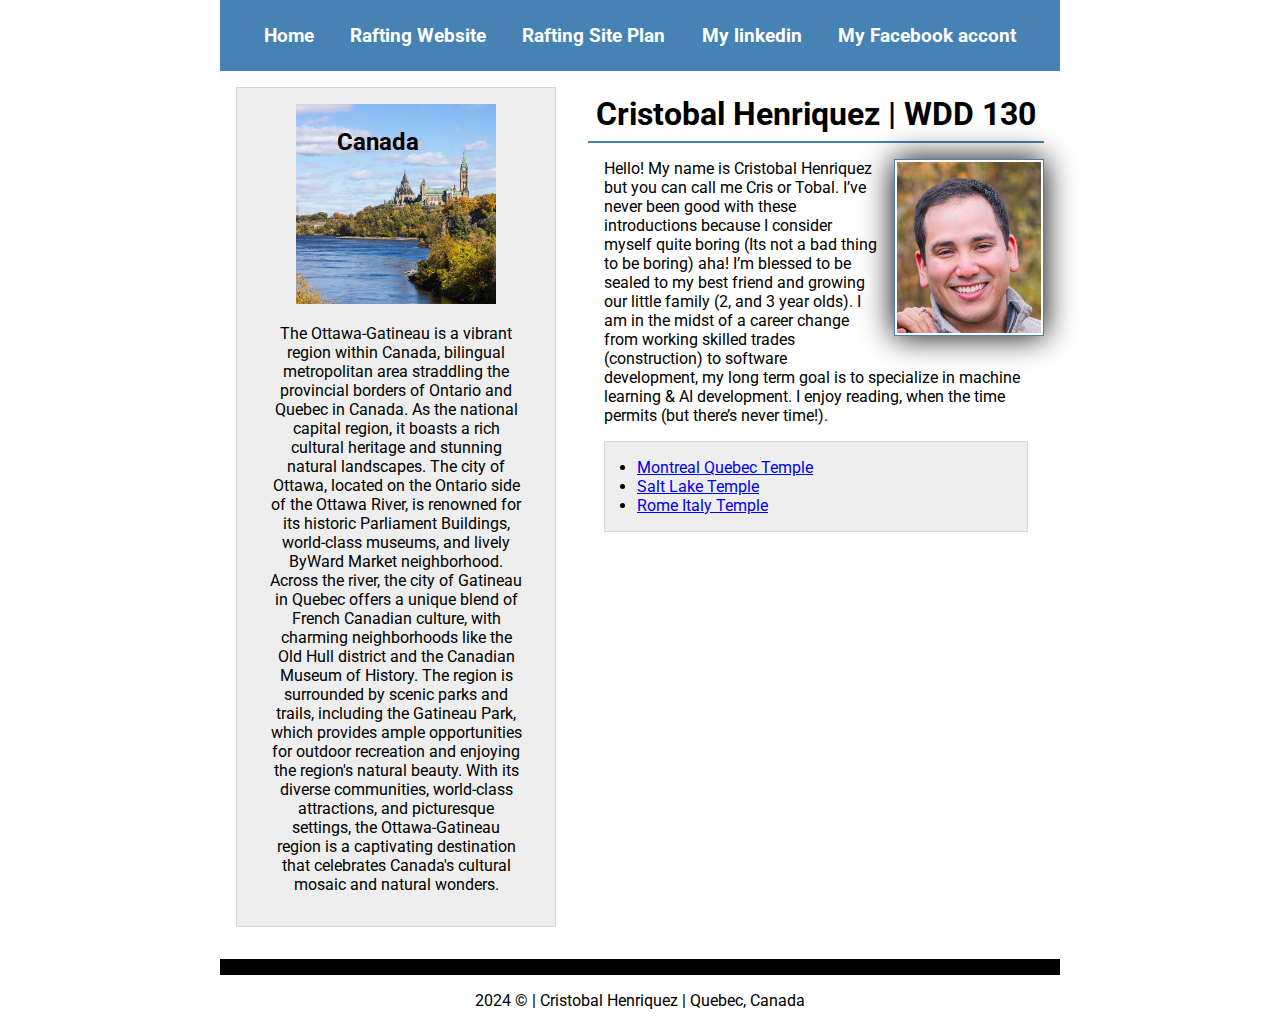
<file: index.html>
<!DOCTYPE html> 
<html lang="en-US">
    <head>
        <meta charset="utf-8">
        <meta name="viewport" content="width=device-width">
        <meta name="description" content="Welcome to the portfolio website of Cristobal Henriquez, a passionate developer on a journey from skilled construction trades to software engineering and machine learning. Explore his projects showcasing his learning journey in full-stack web development, AI/ML applications, and a dedication to continuous learning. Get insights into his career transition and commitment to leveraging technology for positive impact.">
        <meta name="author" content="Cristobal Henriquez">
        <title>Cristobal Henriquez | WDD 130</title> 
        <link rel="stylesheet" href="styles/styles.css">
        <link rel="preconnect" href="https://fonts.googleapis.com">
        <link rel="preconnect" href="https://fonts.gstatic.com" crossorigin>
        <link href="https://fonts.googleapis.com/css2?family=Roboto&display=swap" rel="stylesheet">
    </head>
    <body>
        <header class="grid"> 
            <nav>
                <a href="#">Home</a>
                <a href="wwr/">Rafting Website</a>
                <a href="wwr/site-plan-rafting.html">Rafting Site Plan</a>
                <a href="https://ca.linkedin.com/in/cris-henriquez/">My linkedin</a>
                <a href="https://www.facebook.com/">My Facebook accont</a>
            </nav>
        </header>    
        <div class="grid">
            <main> 
                <h1>Cristobal Henriquez | WDD 130</h1>
                <img src="images/profile-photo.png" width="200" alt="Cristobal Henriquez">
                <p>Hello! My name is Cristobal Henriquez but you can call me Cris or Tobal. I’ve never been good with these introductions because I consider myself quite boring (Its not a bad thing to be boring) aha! I’m blessed to be sealed to my best friend and growing our little family (2, and 3 year olds). I am in the midst of a career change from working skilled trades (construction) to software development, my long term goal is to specialize in machine learning & AI development. I enjoy reading, when the time permits (but there’s never time!). </p>
                <ul class="box indent">
                    <li>   
                        <a href="https://www.churchofjesuschrist.org/temples/details/montreal-quebec-temple?lang=eng">Montreal Quebec Temple</a>
                    </li>
                    <li>
                        <a href="https://www.churchofjesuschrist.org/temples/details/salt-lake-temple?lang=eng">Salt Lake Temple</a>
                    </li>
                    <li>
                        <a href="https://www.churchofjesuschrist.org/temples/details/rome-italy-temple?lang=eng">Rome Italy Temple</a>
                    </li>
                </ul>
            </main>
            <aside class="box">
                <h2>Canada</h2>
                <img src="images/ottawa-canada.png" alt="Ottawa Canada landscape, with parlament hill in the background">
                <p>The Ottawa-Gatineau is a vibrant region within Canada, bilingual metropolitan area straddling the provincial borders of Ontario and Quebec in Canada. As the national capital region, it boasts a rich cultural heritage and stunning natural landscapes. The city of Ottawa, located on the Ontario side of the Ottawa River, is renowned for its historic Parliament Buildings, world-class museums, and lively ByWard Market neighborhood. Across the river, the city of Gatineau in Quebec offers a unique blend of French Canadian culture, with charming neighborhoods like the Old Hull district and the Canadian Museum of History. The region is surrounded by scenic parks and trails, including the Gatineau Park, which provides ample opportunities for outdoor recreation and enjoying the region's natural beauty. With its diverse communities, world-class attractions, and picturesque settings, the Ottawa-Gatineau region is a captivating destination that celebrates Canada's cultural mosaic and natural wonders.</p>
            </aside>
        </div>
        <footer> 
            <p> 2024 &#169; | Cristobal Henriquez | Quebec, Canada </p>
        </footer>
    </body>
<!--  Mar 13, 2024 -->
</html>
</file>
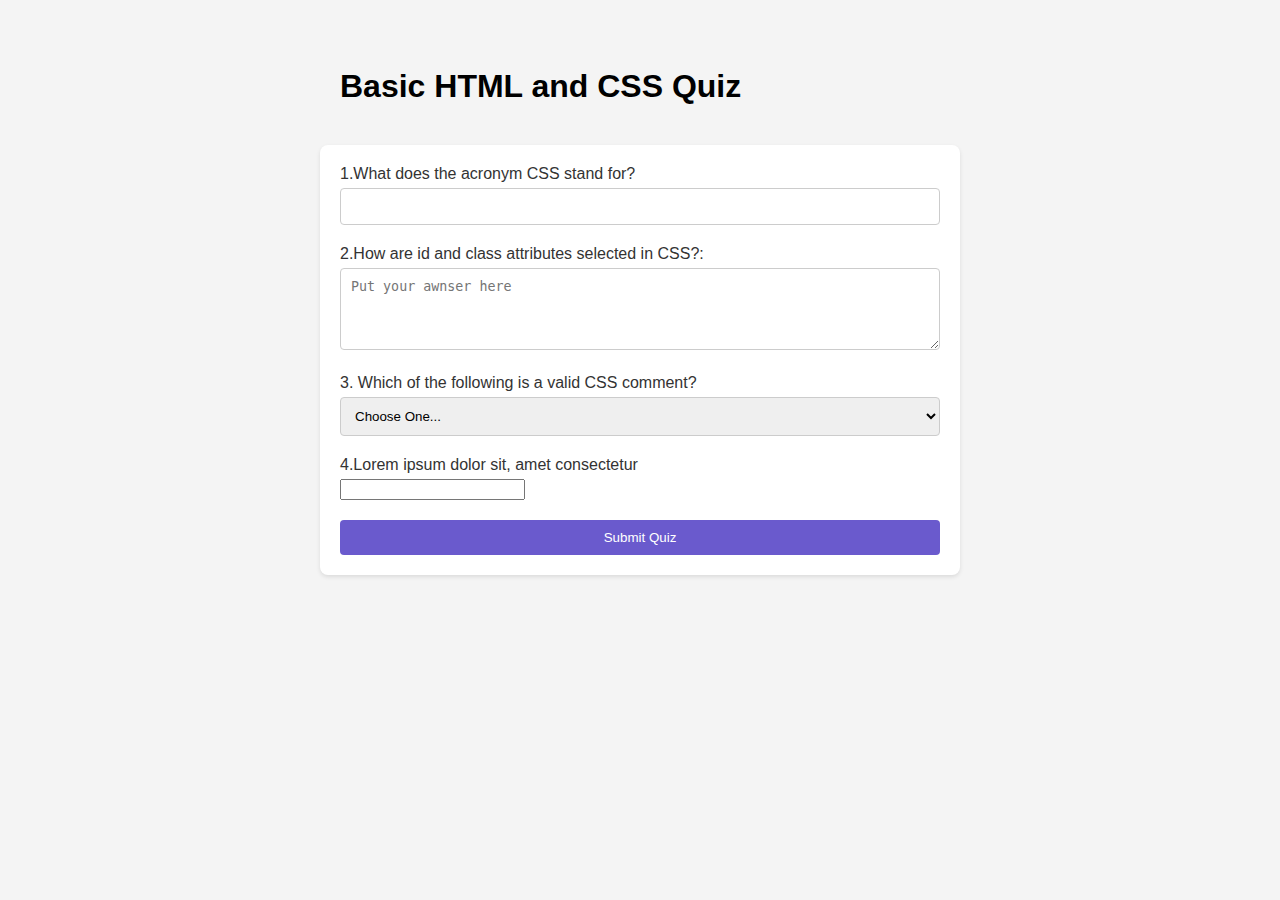
<file: quiz.html>
<!DOCTYPE html>
<html lang="en">
<head>
    <meta charset="UTF-8">
    <meta name="viewport" content="width=device-width, initial-scale=1.0">
    <meta name="description" content="A quiz that test your CSS knowladge">
    <meta name="author" content="Cristobal Henriquez">
    <title>Basic HTML and CSS Quiz</title>
    <link rel="stylesheet" href="styles/quiz.css">
</head>
<body>
    <main>
        <h1>Basic HTML and CSS Quiz</h1>
        <form id="quiz"> 
            
            <label for="q1">1.What does the acronym CSS stand for?</label>
            <input type="text" id="q1" name="q1">
    
            <label for="q2">2.How are id and class attributes selected in CSS?:</label>
            <textarea name="q2" id="q2" cols="4" rows="4" placeholder="Put your awnser here"></textarea>
    
            <label for="q3">3. Which of the following is a valid CSS comment?</label>
            <select name="q3" id="q3">
                <option value="" selected disabled>Choose One...</option>
                <option value="#"># this is a comment #</option>
                <option value="--">-- this is a comment -- </option>
                <option value="/*">/* htis is a comment */</option>
            </select>
        
            <label for="q4">4.Lorem ipsum dolor sit, amet consectetur </label>
            <input type="number" name="q4" id="q4">

            <input type="submit" id="submit" value="Submit Quiz">
        </form>
    </main>
    
</body>
</html>
</file>
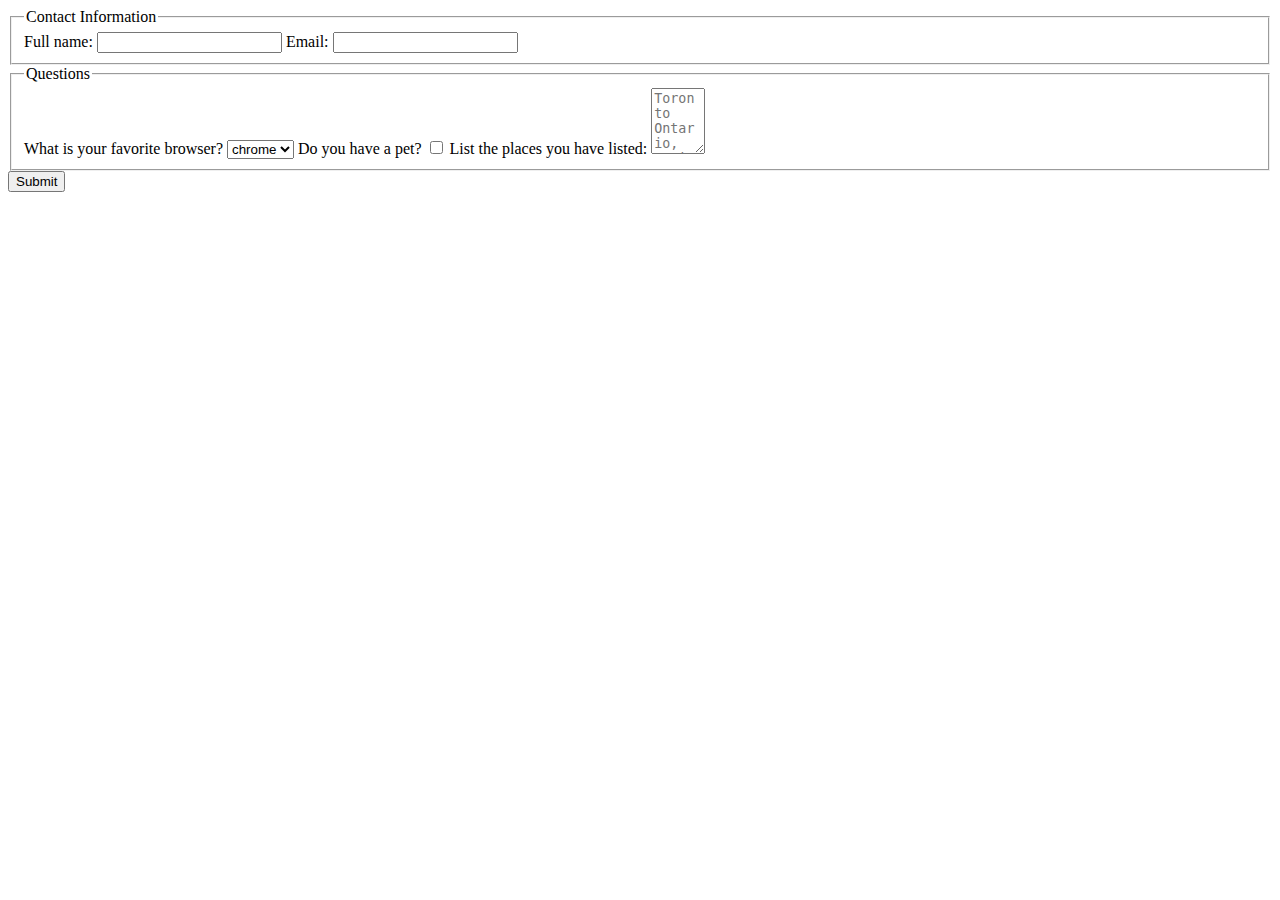
<file: week05/poll-form.html>
<!DOCTYPE html>
<html lang="en">
<head>
    <meta charset="UTF-8">
    <meta name="viewport" content="width=device-width, initial-scale=1.0">
    <title>Form</title>
</head>
<body>
    <main>
        <form> 
            <fieldset>
                <legend>Contact Information</legend>
                <label for="fullname">Full name:</label>
                <input type="text" id="fullname" name="fullname">
    
                <label for="useremail">Email:</label>
                <input type="email" id="useremail" name="useremail">
            </fieldset>
            <fieldset>
                <legend>Questions</legend>
                <label for="fav-browser">What is your favorite browser?</label>
                <select name="fav-browser" id="fav-browser">
                    <option value="chrome">chrome</option>
                    <option value="firefox">firefox</option>
                    <option value="safari">safari</option>
                </select>
                <label for="pet">Do you have a pet?</label>
                <input type="checkbox" id="pet" name="pet" value="pet">
                <label for="feedback">List the places you have listed:</label>
                <textarea name="feedback" id="feedback" cols="4" rows="4" placeholder="Toronto Ontario, Gatineau Quebec, Shawville Quebec"></textarea>
        
            </fieldset>
            <input type="submit"  value="Submit">
    
        </form>
    </main>
</body>
</html>
</file>
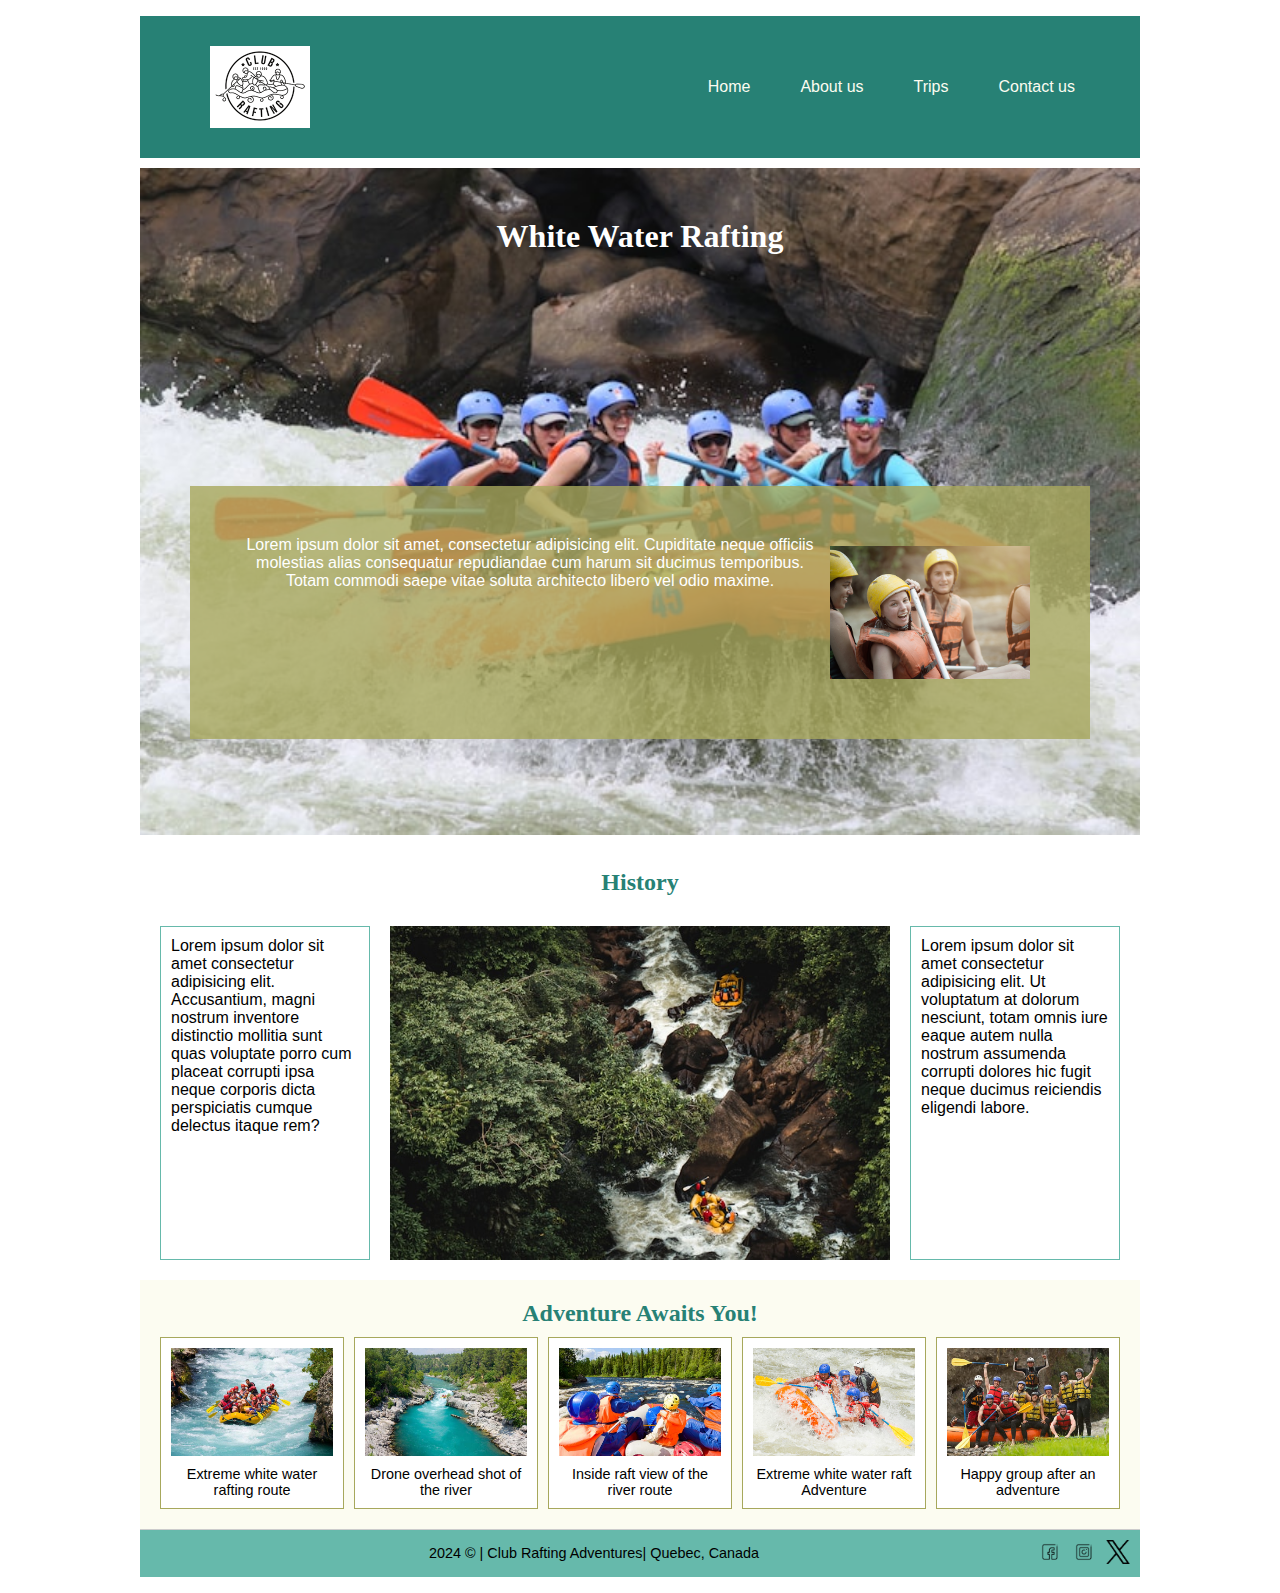
<file: wwr/about.html>
<!DOCTYPE html>
<html lang="en">
<head>
    <meta charset="UTF-8">
    <meta name="viewport" content="width=device-width, initial-scale=1.0">
    <link rel="stylesheet" href="styles/rafting.css">
    <title>About Us | Rafting Club</title>
    <meta name="author" content="Cristobal Henriquez">
    <meta name="description" content="About page Rafting Club, the companies history and pictures of water rafting adventures">

</head>
<body>
    <header>
        <img src="images/logo.png" alt="Logo">
        <nav>
            <ul class="navigation">
                <li><a href="index.html">Home</a></li>
                <li><a href="about.html">About us</a></li>
                <li><a href="trips.html">Trips</a></li>
                <li><a href="contact.html">Contact us</a></li>
            </ul>
        </nav>
    </header>
    <main>
        <div class="hero">
            <img src="images/wwr.png" alt="white water raftimg hero image">
            <h1>White Water Rafting</h1>
            <article>
                <img src="images/happy-customer.png" alt="Happy Customer image">
                <p>Lorem ipsum dolor sit amet, consectetur adipisicing elit. Cupiditate neque officiis molestias alias consequatur repudiandae cum harum sit ducimus temporibus. Totam commodi saepe vitae soluta architecto libero vel odio maxime.</p>
            </article>
        </div>  

        <section class="history-section">
            <h2>History</h2>
            <p>Lorem ipsum dolor sit amet consectetur adipisicing elit. Accusantium, magni nostrum inventore distinctio mollitia sunt quas voluptate porro cum placeat corrupti ipsa neque corporis dicta perspiciatis cumque delectus itaque rem?</p>
            <img src="images/history.jpg" alt="Historical rafting photo" class="history-image">
            <p>Lorem ipsum dolor sit amet consectetur adipisicing elit. Ut voluptatum at dolorum nesciunt, totam omnis iure eaque autem nulla nostrum assumenda corrupti dolores hic fugit neque ducimus reiciendis eligendi labore.</p>
        </section>

        <section class="adventures-section">
            <h2>Adventure Awaits You!</h2> 
            <figure>
                <img src="images/rafting1.png" alt="Extreme white water rafting route">
                <figcaption>Extreme white water rafting route</figcaption>
            </figure>
            <figure>
                <img src="images/rafting3.png" alt="Drone overhead shot of the river">
                <figcaption>Drone overhead shot of the river</figcaption>
            </figure>
            <figure>
                <img src="images/rafting2.png" alt="Inside raft view of the river route">
                <figcaption>Inside raft view of the river route</figcaption>
            </figure>
            <figure>
                <img src="images/rafting4.png" alt="Extreme white water raft Adventure">
                <figcaption>Extreme white water raft Adventure</figcaption>
            </figure>
            <figure>
                <img src="images/rafting5.png" alt="Happy group after an adventure">
                <figcaption>Happy group after an adventure</figcaption>
            </figure>
        </section>
        

    </main>
    <footer>
        <p> 2024 &#169; | Club Rafting Adventures| Quebec, Canada </p>
        <div> 
            <a href="https://www.facebook.com/">
                <img src="images/facebook_logo.png" alt="facebook logo">
            </a>
            <a href="https://www.instagram.com">
                <img src="images/instagram_logo.png" alt="instagram logo">
            </a>    
            <a href="https://www.x.com">
                <img src="images/x_logo.png" alt="Twitter X logo">
            </a>
        </div>
    </footer>
</body>
</html>
</file>
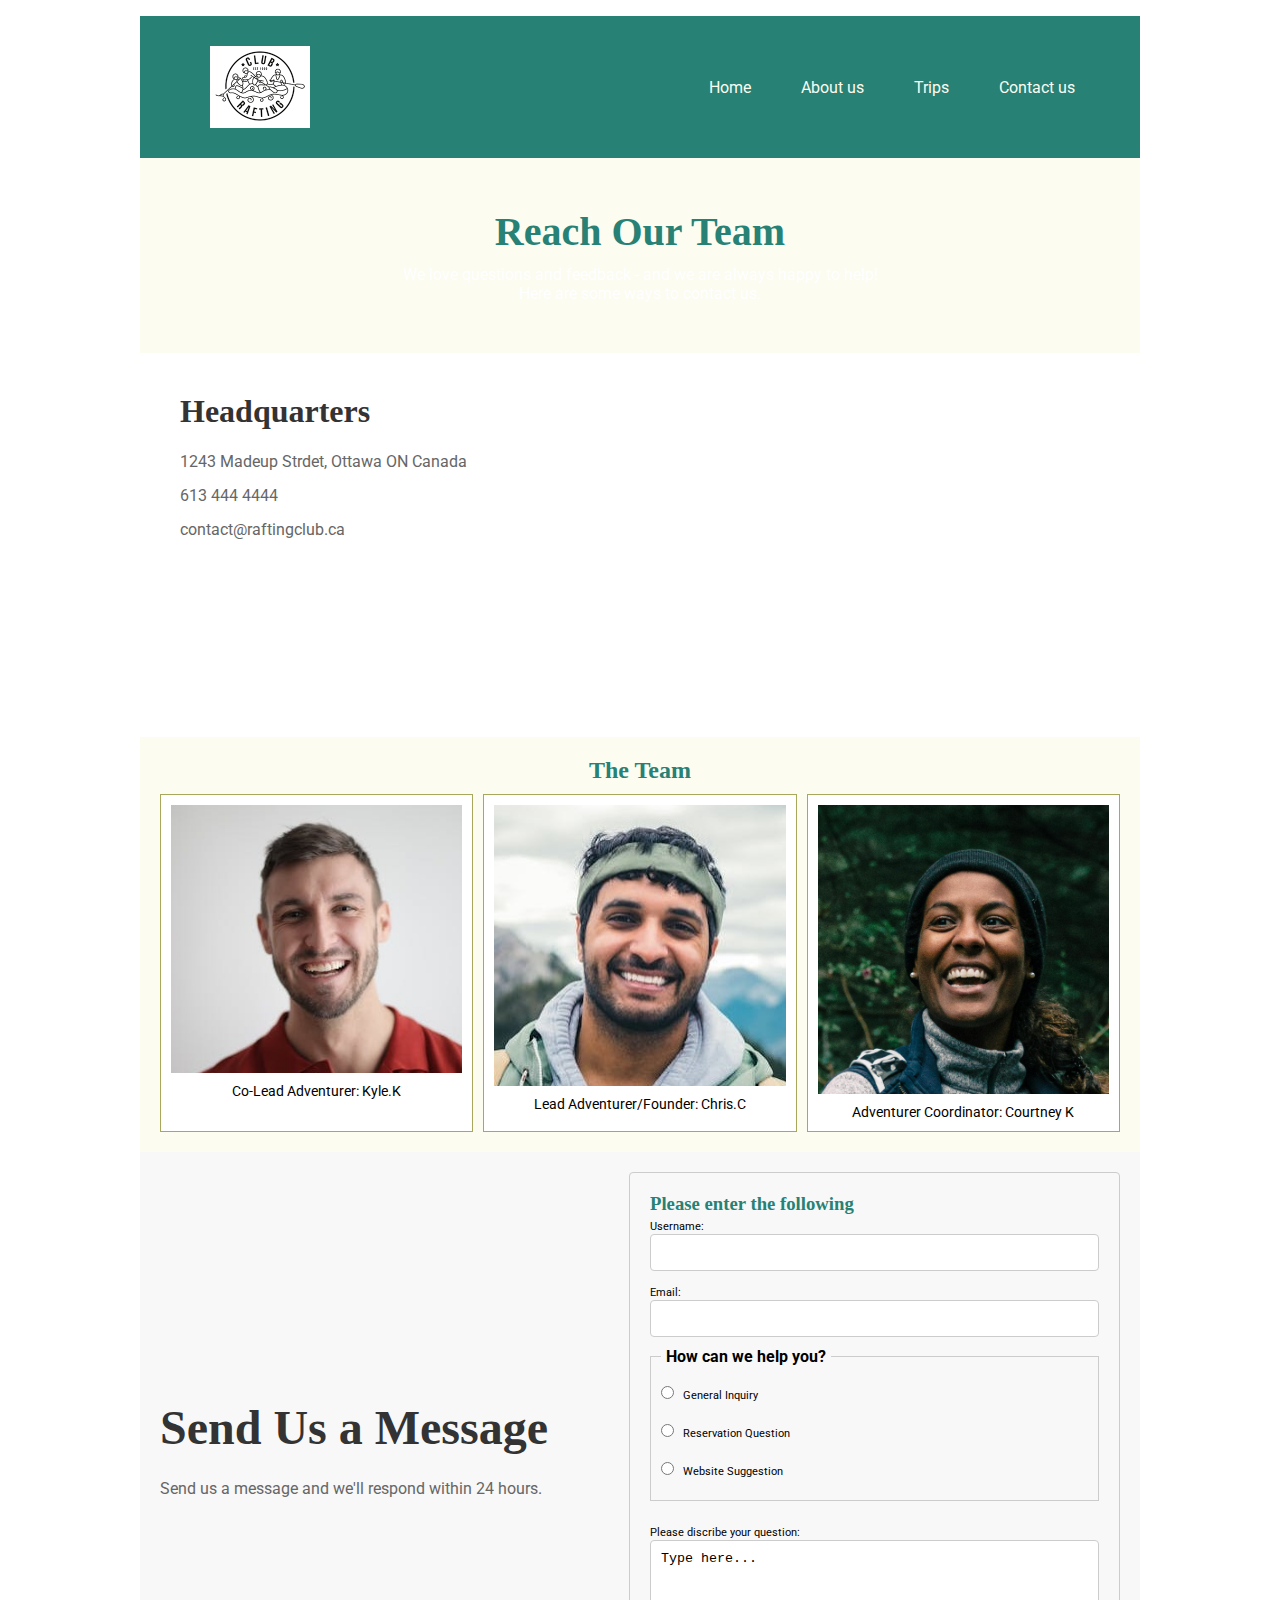
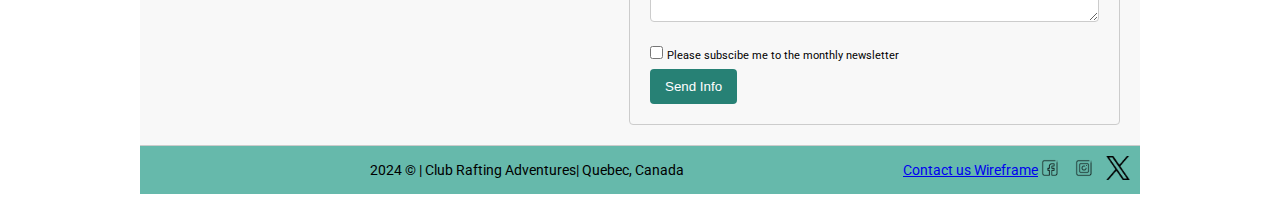
<file: wwr/contact.html>
<!DOCTYPE html>
<html lang="en">
<head>
    <meta charset="UTF-8">
    <meta name="viewport" content="width=device-width, initial-scale=1.0">
    <link rel="stylesheet" href="styles/rafting.css">
    <title>Contact Us | Rafting Club</title>
    <meta name="author" content="Cristobal Henriquez">
    <meta name="description" content="Contact page which includes contact information and contact form">
    <link href="https://fonts.googleapis.com/css2?family=Roboto&display=swap" rel="stylesheet">
</head>
<body>
    <header>
        <img src="images/logo.png" alt="Logo">
        <nav>
            <ul class="navigation">
                <li><a href="index.html">Home</a></li>
                <li><a href="about.html">About us</a></li>
                <li><a href="trips.html">Trips</a></li>
                <li><a href="contact.html">Contact us</a></li>
            </ul>
        </nav>
    </header>
    <main>
        <div class="hero-contact">
            <h1>Reach Our Team</h1>
            <P>We love questions and feedback - and we are always happy to help!</P>
            <p>Here are some ways to contact us.</p>
        </div>  

        <section class="headquarters">
            <div class="address">
                <h2>Headquarters</h2>
                <p>1243 Madeup Strdet, Ottawa ON Canada</p>
                <p>613 444 4444</p>
                <p>contact@raftingclub.ca</p>
            </div>
            <div class="map">
                <iframe src="https://www.google.com/maps/embed?pb=!1m18!1m12!1m3!1d719098.0910345364!2d-76.45963134506275!3d45.2482595175783!2m3!1f0!2f0!3f0!3m2!1i1024!2i768!4f13.1!3m3!1m2!1s0x4cce05b25f5113af%3A0x8a6a51e131dd15ed!2sOttawa%2C%20ON!5e0!3m2!1sen!2sca!4v1712120209752!5m2!1sen!2sca" allowfullscreen="" loading="lazy" referrerpolicy="no-referrer-when-downgrade"></iframe>
            </div>
        </section>

        <section class="team-section">
            <h2>The Team</h2>
            <figure>
                <img src="images/employee2.jpg" alt="adventurer: Kyle">
                <figcaption>Co-Lead Adventurer: Kyle.K</figcaption>
            </figure>
            <figure>
                <img src="images/employee1.jpg" alt="lead adventurer: Chris">
                <figcaption>Lead Adventurer/Founder: Chris.C</figcaption>
            </figure>
            <figure>
                <img src="images/employee3.jpg" alt="adventurer coordinator: courtneu ">
                <figcaption>Adventurer Coordinator: Courtney K</figcaption>
            </figure>
        </section>
        <section class="contact">
            <div class="call-to-contact">
                <h2>Send Us a Message</h2>
                <p>Send us a message and we'll respond within 24 hours.</p>
            </div>
            <form>
                <h3>Please enter the following</h3>
                <label for="username">Username:</label>
                <input type="text" id="username" name="username">

                <label for="email">Email:</label>
                <input type="text" id="email" name="email">
                <fieldset>
                    <legend>How can we help you?</legend>
                    <div>
                        <input type="radio" value="general" id="general" name="help">
                        <label for="general">General Inquiry</label>
                    </div>
                    <div>
                        <input type="radio" value="reservation" id="reservation" name="help">
                        <label for="reservation">Reservation Question</label>
                    </div>
                    <div>
                        <input type="radio" name="help" id="website" value="website">
                        <label for="website">Website Suggestion</label>
                    </div>
                </fieldset>

                <label for="message">Please discribe your question:</label>
                <textarea name="message" id="message"  cols="4" rows="4">Type here...</textarea>
                <div>
                    <input type="checkbox" name="subscribe" id="subscribe">
                    <label for="subscribe">Please subscibe me to the monthly newsletter</label>
                </div>
                <button id="submit" type="submit">Send Info</button>
            </form>
     </section>
    </main>
    <footer>
        <p> 2024 &#169; | Club Rafting Adventures| Quebec, Canada </p>
        <a id="wireframe" href="images/contact-us-wireframe.png"> Contact us Wireframe</a>

        <div> 
            <a href="https://www.facebook.com/">
                <img src="images/facebook_logo.png" alt="facebook logo">
            </a>
            <a href="https://www.instagram.com">
                <img src="images/instagram_logo.png" alt="instagram logo">
            </a>    
            <a href="https://www.x.com">
                <img src="images/x_logo.png" alt="Twitter X logo">
            </a>
        </div>

    </footer>
</body>
</html>
</file>
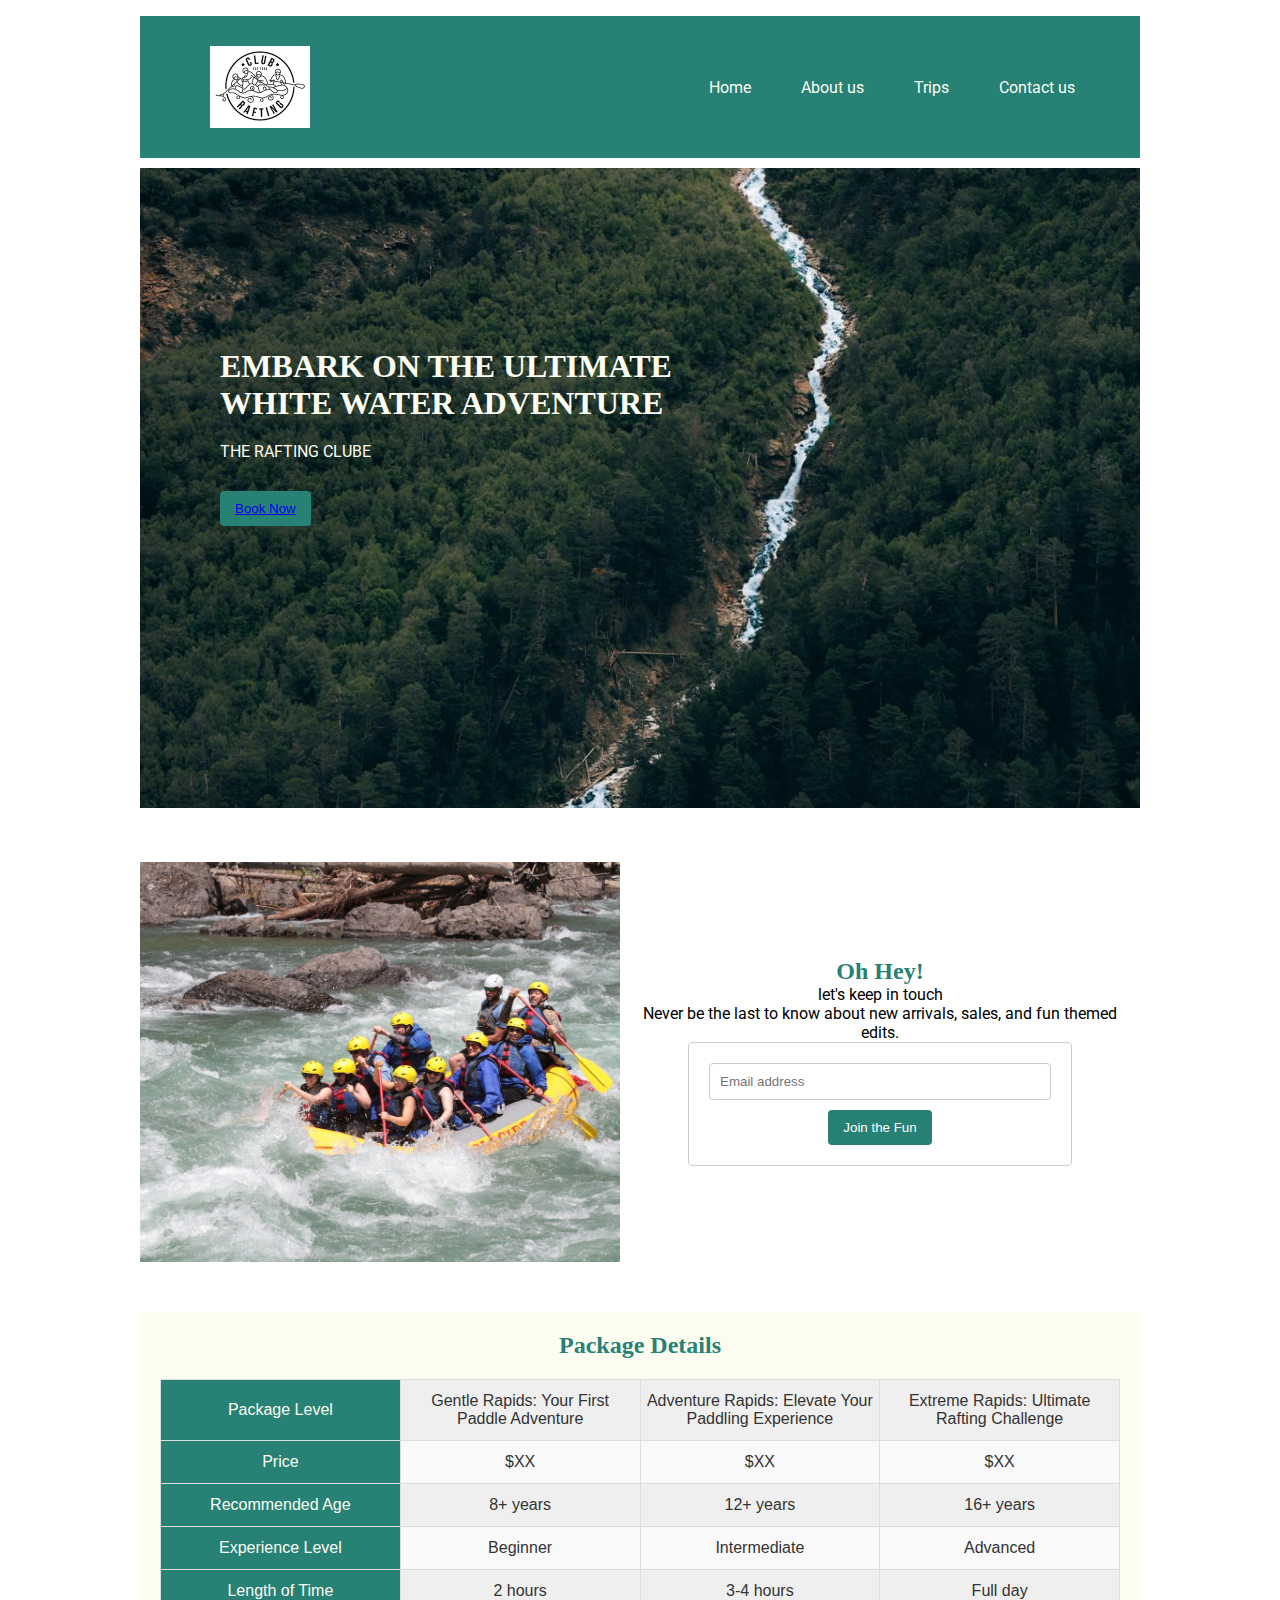
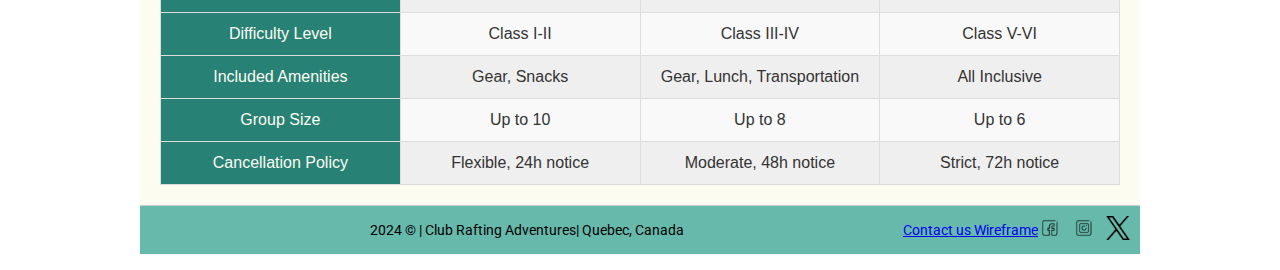
<file: wwr/home.html>
<!DOCTYPE html>
<html lang="en">
<head>
    <meta charset="UTF-8">
    <meta name="viewport" content="width=device-width, initial-scale=1.0">
    <link rel="stylesheet" href="styles/rafting.css">
    <title>Trips/Adventure Page | Rafting Club</title>
    <meta name="author" content="Cristobal Henriquez">
    <meta name="description" content="The trip page provides information about the specific trips, adventures and packages that Rafting Club has to offer.">
    <link href="https://fonts.googleapis.com/css2?family=Roboto&display=swap" rel="stylesheet">
</head>
<body>
    <header>
        <img src="images/logo.png" alt="Logo">
        <nav>
            <ul class="navigation">
                <li><a href="index.html">Home</a></li>
                <li><a href="about.html">About us</a></li>
                <li><a href="trips.html">Trips</a></li>
                <li><a href="contact.html">Contact us</a></li>
            </ul>
        </nav>
    </header>
    <main>
        <div class="hero-trips">
            <img src="images/trips-hero.jpg" alt="white water raftimg hero image">
            <div class="trips-hero-content">
                <h1>EMBARK ON THE ULTIMATE<br>WHITE WATER ADVENTURE</h1>
                <p>THE RAFTING CLUBE</p>
                <button><a href="trips.html">Book Now</a></button> 
            </div>
        </div>  

        <section class="newsletter">
            <div class="signup-section">
                <div class="signup-image">
                  <img src="images/home-banner.jpg" alt="Decorative background" /> <!-- Update with your image path -->
                </div>
                <div class="signup-form">
                  <h2>Oh Hey!</h2>
                  <p>let's keep in touch</p>
                  <p>Never be the last to know about new arrivals, sales, and fun themed edits.</p>
                  <form action="/signup" method="post">
                    <input type="email" name="email" placeholder="Email address" required>
                    <button type="submit">Join the Fun</button>
                  </form>
                </div>
              </div>
              
        </section> 

        <section class="detail-trips">
            <h2>Package Details</h2>
            <table>
                <tr>
                  <th>Package Level</th>
                  <td class="gentle">Gentle Rapids: Your First Paddle Adventure</td>
                  <td class="adventurer">Adventure Rapids: Elevate Your Paddling Experience</td>
                  <td class="extrene">Extreme Rapids: Ultimate Rafting Challenge</td>
                </tr>
                <tr>
                  <th>Price</th>
                  <td>$XX</td>
                  <td>$XX</td>
                  <td>$XX</td>
                </tr>
                <tr>
                  <th>Recommended Age</th>
                  <td>8+ years</td>
                  <td>12+ years</td>
                  <td>16+ years</td>
                </tr>
                <tr>
                  <th>Experience Level</th>
                  <td>Beginner</td>
                  <td>Intermediate</td>
                  <td>Advanced</td>
                </tr>
                <tr>
                  <th>Length of Time</th>
                  <td>2 hours</td>
                  <td>3-4 hours</td>
                  <td>Full day</td>
                </tr>
                <tr>
                  <th>Difficulty Level</th>
                  <td>Class I-II</td>
                  <td>Class III-IV</td>
                  <td>Class V-VI</td>
                </tr>
                <tr>
                  <th>Included Amenities</th>
                  <td>Gear, Snacks</td>
                  <td>Gear, Lunch, Transportation</td>
                  <td>All Inclusive</td>
                </tr>
                <tr>
                  <th>Group Size</th>
                  <td>Up to 10</td>
                  <td>Up to 8</td>
                  <td>Up to 6</td>
                </tr>
                <tr>
                  <th>Cancellation Policy</th>
                  <td>Flexible, 24h notice</td>
                  <td>Moderate, 48h notice</td>
                  <td>Strict, 72h notice</td>
                </tr>
              </table>
              
              
        </section>

    </main>
    <footer>
        <p> 2024 &#169; | Club Rafting Adventures| Quebec, Canada </p>
        <a id="wireframe" href="images/trips.png"> Contact us Wireframe</a>

        <div> 
            <a href="https://www.facebook.com/">
                <img src="images/facebook_logo.png" alt="facebook logo">
            </a>
            <a href="https://www.instagram.com">
                <img src="images/instagram_logo.png" alt="instagram logo">
            </a>    
            <a href="https://www.x.com">
                <img src="images/x_logo.png" alt="Twitter X logo">
            </a>
        </div>

    </footer>
</body>
</html>
</file>
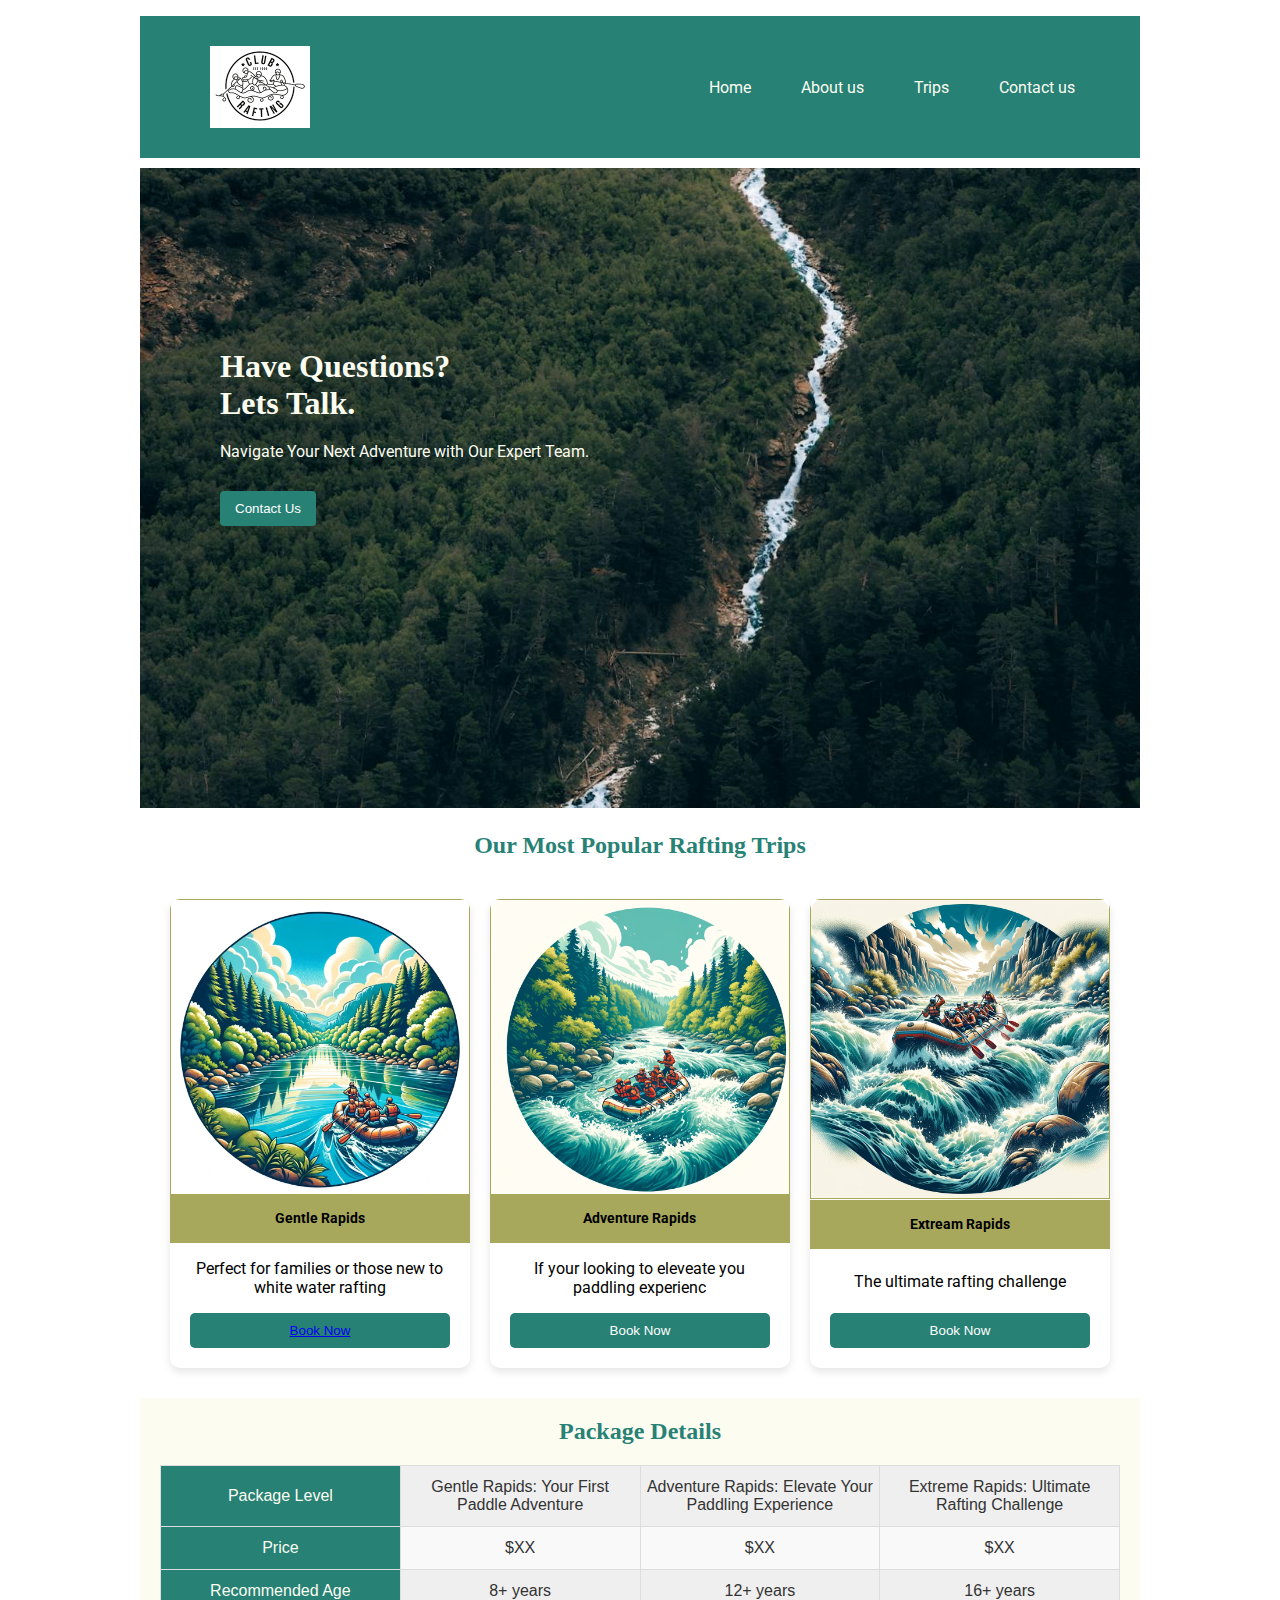
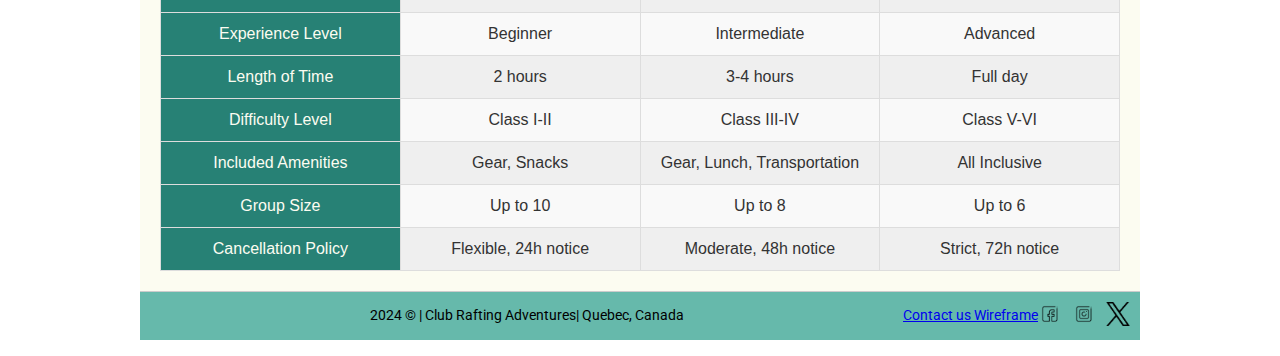
<file: wwr/trips.html>
<!DOCTYPE html>
<html lang="en">
<head>
    <meta charset="UTF-8">
    <meta name="viewport" content="width=device-width, initial-scale=1.0">
    <link rel="stylesheet" href="styles/rafting.css">
    <title>Trips/Adventure Page | Rafting Club</title>
    <meta name="author" content="Cristobal Henriquez">
    <meta name="description" content="The trip page provides information about the specific trips, adventures and packages that Rafting Club has to offer.">
    <link href="https://fonts.googleapis.com/css2?family=Roboto&display=swap" rel="stylesheet">
</head>
<body>
    <header>
        <img src="images/logo.png" alt="Logo">
        <nav>
            <ul class="navigation">
                <li><a href="index.html">Home</a></li>
                <li><a href="about.html">About us</a></li>
                <li><a href="trips.html">Trips</a></li>
                <li><a href="contact.html">Contact us</a></li>
            </ul>
        </nav>
    </header>
    <main>
        <div class="hero-trips">
            <img src="images/trips-hero.jpg" alt="white water raftimg hero image">
            <div class="trips-hero-content">
                <h1>Have Questions?<br>Lets Talk.</h1>
                <p>Navigate Your Next Adventure with Our Expert Team.</p>
                <button> Contact Us</button> 
            </div>
        </div>  

        <section class="packages-trips">
            <h2>Our Most Popular Rafting Trips </h2> 
            <div class="card-container">
                <article>
                    <figure>
                        <img src="images/easy.webp" alt="Drone overhead shot of the river">
                    </figure>
                    <figcaption>Gentle Rapids</figcaption>
                    <p>Perfect for families or those new to white water rafting</p>
                    <button class="btn"><a href="contact.html">Book Now</a></button>
                </article>
            
            
                <article>
                    <figure>
                        <img src="images/adventurer.webp" alt="Drone overhead shot of the river">
                    </figure>
                    <figcaption>Adventure Rapids </figcaption>
                    <p>If your looking to eleveate you paddling experienc</p>
                    <button class="btn">Book Now</button>

                </article>
    
            
                <article>
                    <figure>
                        <img src="images/expert.webp" alt="Drone overhead shot of the river">
                    </figure>
                    <figcaption>Extream Rapids</figcaption>
                    <p>The ultimate rafting challenge</p>
                    <button class="btn">Book Now</button>

                </article>
            </div>
        </section> 

        <section class="detail-trips">
            <h2>Package Details</h2>
            <table>
                <tr>
                  <th>Package Level</th>
                  <td class="gentle">Gentle Rapids: Your First Paddle Adventure</td>
                  <td class="adventurer">Adventure Rapids: Elevate Your Paddling Experience</td>
                  <td class="extrene">Extreme Rapids: Ultimate Rafting Challenge</td>
                </tr>
                <tr>
                  <th>Price</th>
                  <td>$XX</td>
                  <td>$XX</td>
                  <td>$XX</td>
                </tr>
                <tr>
                  <th>Recommended Age</th>
                  <td>8+ years</td>
                  <td>12+ years</td>
                  <td>16+ years</td>
                </tr>
                <tr>
                  <th>Experience Level</th>
                  <td>Beginner</td>
                  <td>Intermediate</td>
                  <td>Advanced</td>
                </tr>
                <tr>
                  <th>Length of Time</th>
                  <td>2 hours</td>
                  <td>3-4 hours</td>
                  <td>Full day</td>
                </tr>
                <tr>
                  <th>Difficulty Level</th>
                  <td>Class I-II</td>
                  <td>Class III-IV</td>
                  <td>Class V-VI</td>
                </tr>
                <tr>
                  <th>Included Amenities</th>
                  <td>Gear, Snacks</td>
                  <td>Gear, Lunch, Transportation</td>
                  <td>All Inclusive</td>
                </tr>
                <tr>
                  <th>Group Size</th>
                  <td>Up to 10</td>
                  <td>Up to 8</td>
                  <td>Up to 6</td>
                </tr>
                <tr>
                  <th>Cancellation Policy</th>
                  <td>Flexible, 24h notice</td>
                  <td>Moderate, 48h notice</td>
                  <td>Strict, 72h notice</td>
                </tr>
              </table>
              
              
        </section>

    </main>
    <footer>
        <p> 2024 &#169; | Club Rafting Adventures| Quebec, Canada </p>
        <a id="wireframe" href="images/trips.png"> Contact us Wireframe</a>

        <div> 
            <a href="https://www.facebook.com/">
                <img src="images/facebook_logo.png" alt="facebook logo">
            </a>
            <a href="https://www.instagram.com">
                <img src="images/instagram_logo.png" alt="instagram logo">
            </a>    
            <a href="https://www.x.com">
                <img src="images/x_logo.png" alt="Twitter X logo">
            </a>
        </div>

    </footer>
</body>
</html>
</file>
<file: styles/styles.css>
* {
    margin:  0;
    padding: 0;
    box-sizing: border-box;
}

body {
    font-size: 16px;
    font-family: roboto, arial, sans-serif;
}

header, .grid, footer {
    max-width: 840px;
    margin:  0 auto;
}



nav {
    background-color: steelblue;
    padding: 1rem;
    display: flex;
    align-items: center;
    justify-content: space-evenly;
}

nav a {
    display: block;
    padding: 0.5rem;
    text-decoration: none;
    font-size: 1.2rem;
    font-weight: 700;
    color: white;

}

h1 {
border-bottom: 2px solid #4682b4;
padding: .5rem;
margin-bottom: 1rem;
}

main img {
    width: 150px;
    height: auto;
    border: 1px solid #4682b4;
    padding: 2px;
    box-shadow: 0 0 30px;
    float: right;
    margin: 0 0 1rem 1rem;
}

p {
    margin: 1rem;
}

aside h2 {
    position: absolute;
    top: 40px;
    left: 100px;
}

aside {
    width:20rem;
    text-align: center;
    position: relative;
}

aside img {
    width: 200px;
    height: auto; 
}

footer {
    margin-top: 1em;
    border-top: 1em solid #000;
    text-align: center;
}

/* Class Selectors */
.box {
    margin: 1rem;
    border: 1px solid rgba(0, 0, 0, .1);
    padding: 1rem;
    background-color: #eee;
    color: black;
}

.grid {
    display: grid;
    align-items: flex-start;

}

main {
    margin: 1rem;
    grid-column:  2;
}

aside {
    width: 20rem;
    position: relative;
    grid-column: 1;
    grid-row: 1;
}

.indent {
    padding-left: 2rem;
}
</file>
<file: styles/quiz.css>
body {
    font-family: Arial, sans-serif;
    background-color: #f4f4f4;
    padding: 20px;

}

#quiz,
h1 {
    max-width: 600px;
    margin: 40px auto;
}

#quiz {
    background-color: #fff;
    padding: 20px;
    border-radius: 8px;
    box-shadow:  0 2px 4px rgba(0,0,0,0.1);

}

#quiz h1 {
    color: #333;
}

#quiz label {
    display: block;
    margin-bottom: 5px;
    color: #333;
}

#quiz input[type=text],
#quiz select,
#quiz textarea {
    width: 100%;
    padding: 10px;
    border: 1px solid #ccc;
    border-radius: 4px;
    box-sizing: border-box;
    margin-bottom: 20px;
}


#submit {
    display: block;
    margin-top: 20px;
    background-color: #6a5acd;
    color: white;
    padding:  10px 15px;
    border: none;
    border-radius: 4px;
    width: 100%;
}

#submit:hover {
    background-color: #5d4aaB;

}
</file>
<file: wwr/styles/rafting.css>
*{
	margin: 0;
	padding: 0;
}

:root {

    --primary-color: #278175; 
    --secondary-color: #fcfcf1; 
    --accent1-color: #66b9ab; 
    --accent2-color: #a7a85c; 
  
    --heading-font: 'Koulen', serif;
    --paragraph-font: 'Roboto', sans-serif;
  
    --nav-background-color: #278175; 
    --nav-link-color: #fcfcf1; 
    --nav-hover-link-color: #06515d; 
    --nav-hover-background-color: #06515d; 

}

body {
    font-family: var(--paragraph-font);
    max-width: 1000px;
    margin: 1rem auto;
}

h1, h2, h3, h4, h5, h6 {
    font-family: var(--heading-font);
    color: var(--primary-color);
}


/*--- Header Nav ---*/

header {
    display: flex;
    align-items: center;
    background-color: var(--nav-background-color);
    padding: 10px 50px 10px 50px;

}

header img{
    margin: 20px;
    width: 100px;
    height: auto;
}

nav {
    flex-grow: 1;
}

.navigation {
    list-style: none;
    display: flex;
    justify-content: flex-end;
}

.navigation li {
    margin-left: 20px;
}

.navigation a{
    text-decoration: none;
    color:var(--nav-link-color);
    padding: 20px 15px;
}

.navigation a:hover {
    color: var(--nav-hover-link-color);
    font-weight: 700;
}

/*--- Hero Banner -- */

.hero {
    position: relative;
    margin-top: 10px;
    text-align: center;
    color: #FFF;
}

.hero img {
    width: 100%;
    height: auto;
    object-fit: cover;
}

.hero h1 {
    position: absolute;
    top: 50px;
    left: 0;
    right: 0;
    bottom: 0;
    color: #FFF;
   
}

.hero article {
    position: absolute;
    bottom: 0;
    background-color: rgb(167, 168, 92, 0.8); 
    color:white;
    padding:50px;
    margin:50px;
    margin-bottom: 100px;

}

.hero article img {
    width: 200px;
    float: right;
    height: auto;
   padding: 10px;
  
}

/*--- History section ---*/
.history-section {
    display:grid;
    grid-template-columns: 1fr auto 1fr;
    grid-gap: 20px;
    padding: 20px;
}

.history-section > h2 {
    grid-column: 1/ -1;
    text-align: center;
    padding: 10px;
    margin: 0;
}

.history-section > p {
    padding: 10px;
    border: 1px solid var(--accent1-color)
}

.history-image {
    width: 500px;
    height:auto;
    justify-self: center;
}


/* ---Adventures Section---*/ 
.adventures-section {
    display: grid;
    grid-template-columns: repeat(5, 1fr);
    grid-gap: 10px;
    padding: 20px;
    background-color: var(--secondary-color);
}

.adventures-section > h2 {
    grid-column: 1/-1;
    text-align: center;
}

figure {
    display: flex;
    flex-direction: column;
    align-items: center;
    background-color: #fff;
    padding: 10px;
    border: 1px solid var(--accent2-color);
}

figure img {
    width: 100%;
    height: auto;
}

figcaption {
    margin-top: 10px;
    text-align: center;
    font-size: 0.9em;
}

/*--- Hero Contactpage -- */

.hero-contact {
    text-align: center;
    color: #FFF;
    background-color: var(--secondary-color);
    padding: 50px 20px;
}

.hero-contact h1 {
    margin: 0 0 10px 0;
    font-size: 2.5em;
   
}

.hero-contact p {
margin: 0;
font-size: 1em;
}


/*--- Headquarters section ---*/
.headquarters {
    display: flex;
    justify-content: space-between;
    align-items: start;
    padding: 40px;
    max-width: 1200px; 
    margin: auto;
}

.address {
    width: 40%; 
    padding-right: 20px;
}

.map {
    width: 60%; 
    padding-left: 20px; 
}

.address h2 {
    margin: 0;
    font-size: 2em;
    color: #333; 
    font-weight: 600;
    padding-bottom: 20px;
}

.address p {
    font-size: 16px;
    color: #666; 
    line-height: 1.5;
    margin-bottom: 10px; 
}


.map iframe {
    width: 100%;
    height: 300px; 
    border: 0;
}



/* ---Team Section---*/ 
.team-section {
    display: grid;
    grid-template-columns: repeat(3, 1fr);
    grid-gap: 10px;
    padding: 20px;
    background-color: var(--secondary-color);
}

.team-section > h2 {
    grid-column: 1/-1;
    text-align: center;
}

.team-section figure {
    display: flex;
    flex-direction: column;
    align-items: center;
    background-color: #fff;
    padding: 10px;
    border: 1px solid var(--accent2-color);
}

.team-section  figure img {
    width: 100%;
    height: auto;
}

.team-section figcaption {
    margin-top: 10px;
    text-align: center;
    font-size: 0.9em;
}

/* ---Contact section---*/
.contact {
    display: flex;
    justify-content: space-between;
    align-items: center;
    padding: 20px;
    background: #f8f8f8;
}

.call-to-contact {
    flex: 1;
    padding-right: 20px;
}

.call-to-contact h2 {
    margin-bottom: 0.5em;
    color: #333;
    font-size: 3em;
}

.call-to-contact p {
    color: #666;
}

form {
    margin: 20px;
    flex: 1;
    padding-left: 20px;
}

/*--- Form styling---*/

form {
    border: 1.5px solid #ccc;
    border-radius: 4px ;
    padding: 20px;
    box-sizing: border-box;
    margin: auto;
    width: 80%;
}

form input,
form textarea {
    width: 100%;
    padding:10px;
    margin-bottom: 10px;
    border: 1px solid #ccc;
    border-radius: 4px;
    box-sizing: border-box;
}

fieldset {
    border: 1px solid #ccc;
    padding:10px;
    margin-bottom: 20px;
}

fieldset input[type="radio"] {
    width: auto;
    margin-top: 10px;
}

legend {
    padding: 0 5px;
    font-size: 1em;
    font-weight: bold;
}

fieldset label {
    margin-left: 5px;
    font-size: 0.9em;
}

fieldset div {
    margin-bottom: 5px;
}


form label {
    font-size: 0.7em;
}

#subscribe {
    width: auto;
    margin-top: 10px;
}

button {
    padding: 10px 15px;
    color: white;
    background: var(--primary-color);
    border: 0;
    border-radius: 4px;
}

button:hover {
    background-color: #555;
}

/*---footer--- */

footer {
    display: flex;
    grid-template-columns: auto auto;
    justify-content: space-between;
    align-items: center;
    background-color: var(--accent1-color);
    padding: 10px;
    border-top: 1px solid #ccc;
    color: #000;
    font-size: 0.9em;
}

/*---- Trips Page----*/

.hero-trips {
    position: relative;
    align-items: center;
    margin-top: 10px;
    color: #FFF;
}

.hero-trips img {
    width: 100%;
    height: 40em;
    object-fit: cover;
}

.trips-hero-content{
    position: absolute;
    padding: 80px;
    top: 100px;
    left: 0;
    right: 0;
    bottom: 0;
    color: #FFF;
   
}

.hero-trips h1 {
    padding-bottom: 20px;
    color: var(--nav-link-color);
}

    .hero-trips p {
        padding-bottom: 30px;    
color: var(--secondary-color);
}

.packages-trips {
    text-align: center;
    padding: 20px;
}
  
/*----Package section----*/
.packages-trips {
    text-align: center;
    max-width: 1200px; 
    margin: 0 auto; 
    padding: 20px;
  }
  
  .packages-trips h2 {
    margin-bottom: 30px;
  }
  
  .packages-trips .card-container {
    display: flex;
    justify-content: space-between; 
    flex-wrap: wrap; 
  }
  
  .packages-trips article {
    width: calc(33.333% - 20px); 
    margin: 10px; 
    background: #fff;
    border-radius: 10px;
    box-shadow: 0 4px 8px rgba(0, 0, 0, 0.1);
    overflow: hidden;
    display: flex;
    flex-direction: column;
    justify-content: space-between; /
  }
  
  .packages-trips figure,
  .packages-trips figcaption {
    margin: 0; 
    padding: 0;
  }
  
  .packages-trips img {
    width: 100%;
    display: block; 
    border-top-left-radius: 10px; 
    border-top-right-radius: 10px; 
  }
  
  .packages-trips figcaption {
    font-weight: bold;
    padding: 16px; 
    background: var(--accent2-color);
    margin-top: -5px;
  }
  
  .packages-trips p {
    padding: 16px;
    margin: 0;
  }
  

.packages-trips .btn {
    display: block;
    margin: 0 20px 20px;
    padding: 10px;
    background-color: var(--nav-background-color);
    color: white;
    text-align: center;
    text-decoration: none;
    border-radius: 5px;
}

/* detais-trips */
.detail-trips {
    font-family: 'Arial', sans-serif;
    color: #333;
    padding: 20px;
    background-color: var(--secondary-color);
  }
  
  .detail-trips h2 {
    color: var(--primary-color);
    text-align: center;
    margin-bottom: 20px;
  }
  
  .detail-trips table {
    width: 100%;
    border-collapse: collapse;
    table-layout: fixed; 
    margin: 0 auto;
    background-color: #fff;
  }
  
  .detail-trips th,
  .detail-trips td {
    text-align: center;
    padding: 12px 6px;
    border: 1px solid #ddd; 
  }
  
  
  .detail-trips th {
    background-color: var(--primary-color);
    color: var(--secondary-color);
    font-weight:400;
  }

  
  .detail-trips tr:nth-child(even) {
    background-color: #f9f9f9;
  }
  
  .detail-trips tr:nth-child(odd) {
    background-color: #efefef;
  }
  

  .detail-trips tr:hover {
    background-color: #f1f1f1;
  }
  

  @media screen and (max-width: 768px) {
    .detail-trips table {
      display: block;
    }
    
    .detail-trips th,
    .detail-trips td {
      display: block;
      width: 100%;
    }
    
    .detail-trips td {
      text-align: right;
      padding-left: 50%;
      position: relative;
    }
    
    .detail-trips td::before {
      content: attr(data-label);
      position: absolute;
      left: 0;
      width: 50%;
      padding-left: 15px;
      font-weight: bold;
      text-align: left;
    }
    
    .detail-trips th {
      display: none;
    }
  }

  
  .signup-section {
    display: flex;
    align-items: center;
    justify-content: center;
    margin: 50px 0;
  }
  
  .signup-image {
    flex-basis: 50%;
    height: 400px;
}
  
  .signup-image img {
    width: 100%;
    height: 100%;
    object-fit: cover; 
  }
  
  .signup-form {
    flex-basis: 50%;
    padding: 20px;
    text-align: center;
  }
  

  /* Responsive adjustments */
  @media (max-width: 768px) {
    .signup-section {
      flex-direction: column;
    }
  
    .signup-image, .signup-form {
      flex-basis: 100%;
    }
  
    .signup-image {
      height: auto; 
    }
  }
  

  

footer p {
    flex-grow: 1;
   margin: 0;
   text-align: center;
}

footer div,
#wireframe {
    display: flex;
    gap: 10px;

}

footer img{
    width: 24px;
    height: 24px;
}

footer a {
display: block;
}

footer a:hover {
    opacity: 0.7;
}
</file>
